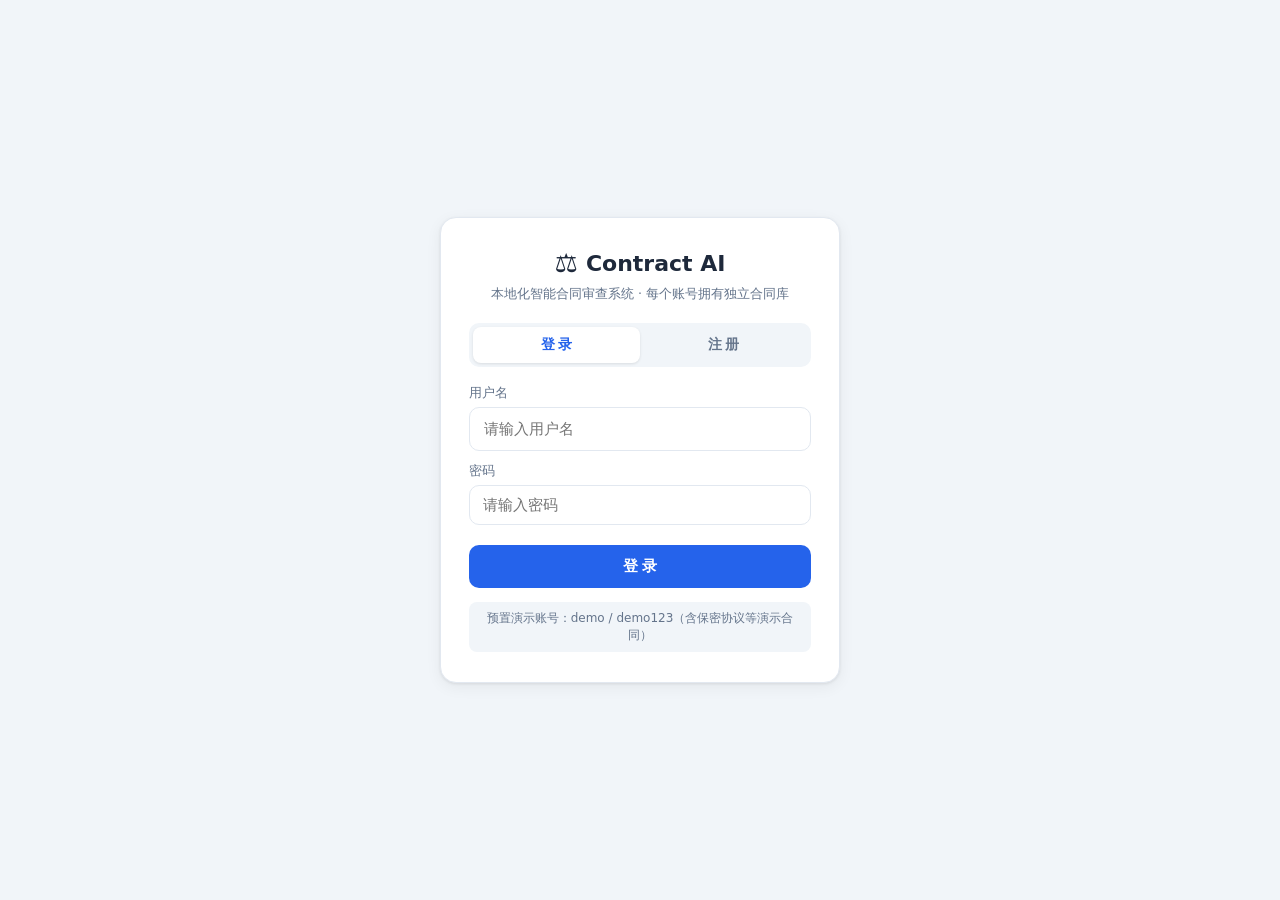
<file: static/login.html>
<!DOCTYPE html>
<html lang="zh-CN">
<head>
<meta charset="UTF-8">
<meta name="viewport" content="width=device-width, initial-scale=1.0">
<title>登录 · Contract AI</title>
<link rel="stylesheet" href="/static/style.css?v=8">
</head>
<body class="auth-body">
  <div class="auth-card">
    <div class="auth-brand"><span class="logo">⚖️</span> Contract AI</div>
    <div class="auth-sub">本地化智能合同审查系统 · 每个账号拥有独立合同库</div>

    <div class="auth-tabs">
      <button type="button" class="auth-tab active" id="tabLogin">登 录</button>
      <button type="button" class="auth-tab" id="tabReg">注 册</button>
    </div>

    <form id="formLogin" autocomplete="off">
      <label class="auth-label" for="loginUser">用户名</label>
      <input type="text" id="loginUser" class="auth-input" placeholder="请输入用户名" required>
      <label class="auth-label" for="loginPass">密码</label>
      <input type="password" id="loginPass" class="auth-input" placeholder="请输入密码" required>
      <button type="submit" class="btn btn-primary auth-btn" id="loginBtn">登 录</button>
    </form>

    <form id="formReg" autocomplete="off" style="display:none;">
      <label class="auth-label" for="regUser">用户名</label>
      <input type="text" id="regUser" class="auth-input" placeholder="设置登录用户名（唯一）" required>
      <label class="auth-label" for="regPass">密码</label>
      <input type="password" id="regPass" class="auth-input" placeholder="设置密码" required>
      <label class="auth-label" for="regNick">昵称（可选）</label>
      <input type="text" id="regNick" class="auth-input" placeholder="显示名称，默认同用户名">
      <button type="submit" class="btn btn-primary auth-btn" id="regBtn">注册并登录</button>
    </form>

    <div id="authMsg" class="auth-msg"></div>
    <div class="auth-hint" id="demoHint">预置演示账号：demo / demo123（含保密协议等演示合同）</div>
  </div>

<script src="/static/main.js?v=8"></script>
<script>
// 已登录则直接进入系统
if (getToken()) { location.replace('/workbench'); }

const tabLogin = document.getElementById('tabLogin');
const tabReg = document.getElementById('tabReg');
const formLogin = document.getElementById('formLogin');
const formReg = document.getElementById('formReg');
const msgEl = document.getElementById('authMsg');

function showMsg(text, ok) {
  msgEl.textContent = text || '';
  msgEl.style.display = text ? 'block' : 'none';
  msgEl.className = 'auth-msg ' + (ok ? 'ok' : 'err');
}
function switchTab(reg) {
  tabLogin.classList.toggle('active', !reg);
  tabReg.classList.toggle('active', reg);
  formLogin.style.display = reg ? 'none' : 'block';
  formReg.style.display = reg ? 'block' : 'none';
  showMsg('');
}
tabLogin.addEventListener('click', () => switchTab(false));
tabReg.addEventListener('click', () => switchTab(true));

async function doAuth(url, body, btn) {
  btn.disabled = true;
  showMsg('处理中…', true);
  try {
    const r = await fetch(url, {
      method: 'POST',
      headers: { 'Content-Type': 'application/json' },
      body: JSON.stringify(body),
    });
    const j = await r.json().catch(() => ({}));
    if (!r.ok) { showMsg(j.detail || '操作失败', false); return; }
    setToken(j.token);
    showMsg('登录成功，正在进入…', true);
    setTimeout(() => { location.href = '/workbench'; }, 400);
  } catch (e) {
    showMsg('无法连接服务：' + e.message, false);
  } finally {
    btn.disabled = false;
  }
}

formLogin.addEventListener('submit', e => {
  e.preventDefault();
  const u = document.getElementById('loginUser').value.trim();
  const p = document.getElementById('loginPass').value;
  if (!u || !p) { showMsg('请输入用户名和密码', false); return; }
  doAuth('/api/auth/login', { username: u, password: p }, document.getElementById('loginBtn'));
});
formReg.addEventListener('submit', e => {
  e.preventDefault();
  const u = document.getElementById('regUser').value.trim();
  const p = document.getElementById('regPass').value;
  const n = document.getElementById('regNick').value.trim();
  if (!u || !p) { showMsg('请设置用户名和密码', false); return; }
  doAuth('/api/auth/register', { username: u, password: p, display_name: n },
         document.getElementById('regBtn'));
});
</script>
</body>
</html>
</file>
<file: static/style.css>
/* Contract AI 网页版 通用样式 */
:root {
  --primary: #2563eb;
  --primary-dark: #1d4ed8;
  --bg: #f1f5f9;
  --card: #ffffff;
  --border: #e2e8f0;
  --text: #1e293b;
  --muted: #64748b;
  --green: #16a34a;
  --orange: #ea580c;
  --red: #dc2626;
  --amber: #d97706;
  --radius: 12px;
  --shadow: 0 1px 3px rgba(0,0,0,.08), 0 4px 16px rgba(0,0,0,.06);
}

* { margin: 0; padding: 0; box-sizing: border-box; }
body {
  font-family: "Microsoft YaHei", "PingFang SC", "Segoe UI", system-ui, sans-serif;
  background: var(--bg);
  color: var(--text);
  min-height: 100vh;
}

/* ===== 顶部导航 ===== */
.navbar {
  background: linear-gradient(135deg, #1e3a8a, #2563eb);
  color: #fff;
  padding: 0 24px;
  display: flex;
  align-items: center;
  gap: 28px;
  box-shadow: 0 2px 10px rgba(30,58,138,.25);
  position: sticky; top: 0; z-index: 100;
}
.navbar .brand { display: flex; align-items: center; gap: 10px; font-weight: 700; font-size: 17px; padding: 14px 0; white-space: nowrap; }
.navbar .brand .logo { font-size: 22px; }
.navbar nav { display: flex; gap: 4px; overflow-x: auto; }
.navbar nav a {
  color: rgba(255,255,255,.85);
  text-decoration: none;
  padding: 8px 14px;
  border-radius: 8px 8px 0 0;
  font-size: 14px;
  white-space: nowrap;
  transition: background .2s;
}
.navbar nav a:hover { background: rgba(255,255,255,.12); color: #fff; }
.navbar nav a.active { background: #fff; color: var(--primary-dark); font-weight: 600; }

/* ===== 主容器 ===== */
.container { max-width: 920px; margin: 24px auto; padding: 0 16px; }
.card {
  background: var(--card);
  border: 1px solid var(--border);
  border-radius: var(--radius);
  box-shadow: var(--shadow);
  padding: 20px;
}
.page-title { font-size: 20px; font-weight: 700; margin-bottom: 4px; }
.page-sub { color: var(--muted); font-size: 13px; margin-bottom: 18px; }

/* ===== 输入区 ===== */
.input-row { display: flex; gap: 10px; align-items: stretch; }
textarea, input[type="text"], select {
  width: 100%;
  border: 1px solid var(--border);
  border-radius: 10px;
  padding: 12px 14px;
  font-size: 15px;
  font-family: inherit;
  outline: none;
  resize: vertical;
  transition: border .15s, box-shadow .15s;
  background: #fff;
}
textarea:focus, input:focus, select:focus { border-color: var(--primary); box-shadow: 0 0 0 3px rgba(37,99,235,.12); }

.btn {
  border: none;
  border-radius: 10px;
  padding: 12px 22px;
  font-size: 15px;
  font-weight: 600;
  cursor: pointer;
  transition: background .15s, transform .05s;
  white-space: nowrap;
}
.btn-primary { background: var(--primary); color: #fff; }
.btn-primary:hover { background: var(--primary-dark); }
.btn-primary:disabled { background: #93c5fd; cursor: not-allowed; }
.btn-ghost { background: transparent; color: var(--muted); border: 1px solid var(--border); }
.btn-ghost:hover { background: var(--bg); color: var(--text); }
.btn-danger { background: var(--red); color: #fff; }
.btn-danger:hover { background: #b91c1c; }

/* ===== 结果区 ===== */
.result-box { margin-top: 18px; }
.spinner { display: inline-block; width: 16px; height: 16px; border: 2px solid #cbd5e1; border-top-color: var(--primary); border-radius: 50%; animation: spin .7s linear infinite; vertical-align: -3px; margin-right: 8px; }
@keyframes spin { to { transform: rotate(360deg); } }

/* 消息气泡（对话页 / 问答页共用） */
.chat { display: flex; flex-direction: column; gap: 14px; }
.msg { display: flex; gap: 10px; max-width: 92%; }
.msg .avatar { width: 36px; height: 36px; border-radius: 50%; display: flex; align-items: center; justify-content: center; font-size: 18px; flex-shrink: 0; }
.msg.user { align-self: flex-end; flex-direction: row-reverse; }
.msg.user .avatar { background: #dbeafe; }
.msg.ai .avatar { background: #e0e7ff; }
.msg .bubble {
  padding: 12px 16px;
  border-radius: 14px;
  line-height: 1.7;
  font-size: 14.5px;
  white-space: pre-wrap;
  word-break: break-word;
}
.msg.user .bubble { background: var(--primary); color: #fff; border-top-right-radius: 4px; }
.msg.ai .bubble { background: #fff; border: 1px solid var(--border); border-top-left-radius: 4px; }
.cursor::after { content: "▍"; color: var(--primary); animation: blink .9s infinite; }
@keyframes blink { 50% { opacity: 0; } }

/* 智能体对话：AI 回合 = 过程小字区 + 干净回答 */
.agent-turn { display: flex; flex-direction: column; gap: 6px; max-width: 100%; }
.agent-proc {
  align-self: flex-start; margin-left: 46px;
  background: var(--bg); border: 1px solid var(--border);
  border-radius: 10px; padding: 6px 12px;
  max-width: 100%; max-height: 200px; overflow: auto;
}
.agent-proc .proc-head {
  font-size: 11.5px; font-weight: 600; color: #94a3b8;
  cursor: pointer; user-select: none;
}
.agent-proc .proc-head:hover { color: var(--primary); }
.agent-proc .proc-body { margin-top: 4px; display: flex; flex-direction: column; gap: 3px; }
.agent-proc .proc-line {
  font-size: 12px; line-height: 1.6; color: var(--muted);
  white-space: pre-wrap; word-break: break-word;
}
.agent-proc .proc-line .pr-txt { color: #94a3b8; }
.agent-proc .proc-line .dl-json {
  display: inline-flex; align-items: center; gap: 6px;
  margin: 2px 0; padding: 5px 12px;
  font-size: 12.5px; font-weight: 600; color: #fff;
  background: var(--primary, #2563eb); border: none; border-radius: 7px;
  cursor: pointer; transition: opacity .15s;
}
.agent-proc .proc-line .dl-json:hover { opacity: .85; }

/* 「当前处理对象」提示条 */
.scope-bar { display: flex; align-items: center; margin-top: 10px; flex-wrap: wrap; gap: 6px; }
.scope-tag {
  font-size: 12.5px; color: #1d4ed8; background: #eff6ff;
  border: 1px solid #bfdbfe; border-radius: 16px; padding: 4px 14px;
}

/* 轻量 Markdown 渲染（智能体回答展示） */
.md-p { margin: 3px 0; }
.md-h { font-weight: 700; margin: 8px 0 3px; }
.md-h3 { font-size: 15px; }
.md-h4 { font-size: 14.5px; }
.md-h5 { font-size: 14px; color: #1e293b; }
.md-ul { margin: 4px 0 4px 2px; padding-left: 20px; }
.md-ul li { margin: 2px 0; }
.md-p code, .md-ul code {
  background: #f1f5f9; border: 1px solid #e2e8f0; border-radius: 4px;
  padding: 0 5px; font-size: 12.5px; font-family: Consolas, Monaco, monospace;
}
.md-pre {
  background: #0f172a; color: #e2e8f0; border-radius: 10px;
  padding: 10px 14px; overflow-x: auto; margin: 8px 0;
  font-size: 12.5px; line-height: 1.7; font-family: Consolas, Monaco, monospace;
}

/* 合同巡检页 */
.inspect-top { display: flex; align-items: center; gap: 12px; margin-top: 8px; flex-wrap: wrap; }
.inspect-prog { margin-top: 14px; }
.inspect-tools { display: flex; align-items: center; gap: 10px; margin-top: 14px; flex-wrap: wrap; }
.inspect-tools input {
  flex: 1; min-width: 200px; max-width: 380px;
  padding: 8px 12px; border: 1px solid var(--border); border-radius: 10px; font-size: 13px; outline: none;
}
.inspect-tools input:focus { border-color: var(--primary); }
.inspect-table {
  border-collapse: collapse; width: 100%; min-width: 1400px;
  font-size: 12.5px; line-height: 1.6;
}
.inspect-table th, .inspect-table td {
  border: 1px solid var(--border); padding: 7px 10px;
  text-align: left; vertical-align: top; background: #fff;
}
.inspect-table th {
  background: #f8fafc; color: #475569; font-weight: 700;
  position: sticky; top: 0; white-space: nowrap;
}
.inspect-table tr:nth-child(even) td { background: #fcfdff; }
.inspect-table .td-idx { color: #94a3b8; text-align: center; }
.inspect-table .td-title { font-weight: 600; color: #1d4ed8; white-space: nowrap; }
.inspect-table td { white-space: pre-wrap; word-break: break-word; }

/* 审查维度勾选 chips */
.dim-chip {
  display: inline-flex; align-items: center; gap: 5px;
  border: 1px solid var(--border); background: #fff; color: #334155;
  border-radius: 16px; padding: 3px 12px; font-size: 12.5px; cursor: pointer;
  user-select: none;
}
.dim-chip input { accent-color: var(--primary); cursor: pointer; }
.dim-chip:has(input:checked) { background: #dbeafe; border-color: #93c5fd; color: #1d4ed8; }
.dim-chip.dim-all { border-style: dashed; }

/* AI 起草页 */
.draft-ref { display: flex; align-items: center; gap: 10px; margin-top: 6px; flex-wrap: wrap; font-size: 13px; color: var(--muted); }
.draft-ref select { padding: 7px 10px; border: 1px solid var(--border); border-radius: 10px; font-size: 13px; outline: none; }
.draft-actions { display: flex; gap: 10px; margin-top: 10px; align-items: center; flex-wrap: wrap; }
.draft-export-group { display: inline-flex; gap: 6px; align-items: center; }
.draft-export-group .export-btn { padding: 4px 10px; font-size: 12.5px; }
.draft-out { color: #1e293b; font-size: 14px; line-height: 1.8; }
.draft-out .md-h { color: #1e3a8a; }

/* 工具调用提示 */
.tool-chip {
  display: inline-flex; align-items: center; gap: 6px;
  background: #fef3c7; color: #92400e;
  border: 1px solid #fcd34d;
  border-radius: 20px; padding: 3px 12px;
  font-size: 12.5px; margin: 2px 0;
}
.tool-result-chip {
  background: #ecfdf5; color: #065f46;
  border: 1px solid #a7f3d0;
  border-radius: 20px; padding: 3px 12px;
  font-size: 12.5px; margin: 2px 0;
  display: block; max-width: 100%;
}

/* 证据卡片 */
.evidence-box { margin-bottom: 12px; }
.evidence-item {
  background: #fffbeb; border: 1px solid #fde68a;
  border-radius: 10px; padding: 10px 14px; margin-bottom: 8px;
  font-size: 13px; color: #78350f;
}
.evidence-item .src { color: var(--amber); font-weight: 600; font-size: 12px; display: block; margin-bottom: 4px; }

/* 知识库问答：回答在上、证据分页在下 */
.kb-evidence {
  margin-top: 14px; border: 1px solid #fcd34d; border-radius: 12px;
  background: #fffdf5; padding: 12px 14px;
}
.kb-evidence .ev-head { display: flex; align-items: center; gap: 8px; margin-bottom: 8px; }
.kb-evidence .ev-title { font-size: 13px; font-weight: 700; color: #b45309; }
.kb-evidence .ev-page { font-size: 12px; color: var(--muted); margin-left: auto; font-variant-numeric: tabular-nums; }
.kb-evidence .ev-nav { display: flex; gap: 8px; margin-top: 10px; align-items: center; }
.kb-evidence .ev-nav .btn { font-size: 12px; padding: 4px 14px; }
.kb-evidence .evidence-item { border: 1px solid var(--border); background: #fff; }

/* 知识库问答：快捷问题按钮 / 阶段行 / 证据校验徽章 */
.q-suggest { display: flex; align-items: center; flex-wrap: wrap; gap: 8px; margin: 10px 0 4px; }
.q-label { font-size: 12.5px; color: var(--muted); }
.q-chip {
  border: 1px solid #bfdbfe; background: #eff6ff; color: #1d4ed8;
  border-radius: 16px; padding: 4px 14px; font-size: 12.5px; cursor: pointer;
  transition: all .15s;
}
.q-chip:hover { background: #dbeafe; border-color: #60a5fa; }

.kb-stage {
  margin-top: 8px; font-size: 12.5px; color: var(--muted);
  display: flex; align-items: center; gap: 6px;
}
.kb-stage::before { content: "⏳"; }

.rel-tag {
  display: inline-block; margin-left: 6px; border-radius: 10px;
  padding: 1px 8px; font-size: 11px; font-weight: 600;
  vertical-align: middle;
}
.rel-high { background: #dcfce7; color: #15803d; }
.rel-medium { background: #fef9c3; color: #a16207; }
.rel-drop { background: #fee2e2; color: #b91c1c; }
.ev-reason { margin-top: 6px; font-size: 12px; color: #94a3b8; }

.ev-drops { margin-top: 10px; }
.ev-drops-toggle { font-size: 12px; color: #b91c1c; padding: 3px 12px; }
.ev-drops-list { margin-top: 8px; display: flex; flex-direction: column; gap: 8px; max-height: 220px; overflow: auto; }
.ev-drop-item { opacity: .75; }

.clarify-row { display: flex; gap: 10px; margin-top: 14px; max-width: 92%; }
.clarify-row input {
  flex: 1; padding: 9px 12px; border: 1px solid var(--border);
  border-radius: 10px; font-size: 14px; outline: none;
}
.clarify-row input:focus { border-color: var(--primary); }
.clarify-cands { margin-top: 12px; max-width: 92%; display: flex; flex-wrap: wrap; gap: 6px; align-items: center; }
.clarify-cands .hint { font-size: 12.5px; color: var(--muted); width: 100%; }
.clarify-chip {
  font-size: 12.5px; padding: 5px 11px; border-radius: 999px; cursor: pointer;
  background: #eef4ff; border: 1px solid #bfd3f3; color: #1d4ed8;
}
.clarify-chip:hover { background: #dbe7ff; }

/* 审查报告 */
.report-dim {
  border: 1px solid var(--border); border-radius: 12px;
  margin-bottom: 14px; overflow: hidden; background: #fff;
}
.report-dim .head { padding: 10px 16px; display: flex; justify-content: space-between; align-items: center; gap: 10px; }
.risk-tag { border-radius: 20px; padding: 2px 12px; font-size: 12px; font-weight: 700; color: #fff; }
.risk-高 { background: var(--red); }
.risk-中 { background: var(--orange); }
.risk-低 { background: #eab308; }
.risk-未约定 { background: #94a3b8; }
.risk-未知 { background: #94a3b8; }
.report-dim .body { padding: 4px 16px 12px; font-size: 13.5px; color: #334155; }
.report-dim .body .lbl { color: var(--muted); font-size: 12px; margin-top: 6px; }
.report-dim .evidence-text { background: #f8fafc; border-radius: 8px; padding: 8px 12px; font-size: 13px; }
.report-dim .body .op { font-size: 15px; font-weight: 600; color: #1e293b; line-height: 1.85; margin: 4px 0 6px; }

/* 明细 / 报告解读 视图切换 */
.viewtab { background: #fff; color: var(--muted); border: 1px solid var(--border); padding: 7px 16px; font-size: 13.5px; }
.viewtab:hover { background: var(--bg); color: var(--text); }
.viewtab.active { background: var(--primary); color: #fff; border-color: var(--primary); }

/* 清单 / 表格 */
.list-row { display: flex; justify-content: space-between; align-items: center; padding: 12px 14px; border: 1px solid var(--border); border-radius: 10px; margin-bottom: 8px; background: #fff; }
.list-row .fname { font-weight: 600; font-size: 14px; }
.list-row .fmeta { color: var(--muted); font-size: 12px; margin-top: 2px; }

.empty-tip { color: var(--muted); text-align: center; padding: 26px 0; font-size: 14px; }

/* 隐藏 */
.hidden { display: none !important; }

/* ===== 上下文合同范围选择器（知识库问答 / 智能体对话共用） ===== */
.ctx-row { display: flex; align-items: center; gap: 10px; margin-bottom: 12px; flex-wrap: wrap; }
.ctx-hint { color: var(--muted); font-size: 12px; }
.ctx-picker { position: relative; display: inline-block; }
.ctx-trigger { padding: 6px 12px; font-size: 13px; border-radius: 20px; }
.ctx-caret { font-size: 10px; margin-left: 4px; opacity: .7; }
.ctx-panel {
  position: absolute; top: calc(100% + 6px); left: 0; z-index: 60;
  min-width: 320px; max-width: 460px;
  background: #fff; border: 1px solid var(--border); border-radius: 12px;
  box-shadow: var(--shadow); padding: 8px 10px;
}
.ctx-head { padding: 4px 6px 8px; border-bottom: 1px solid var(--border); margin-bottom: 6px; }
.ctx-all { font-size: 13px; font-weight: 600; cursor: pointer; display: flex; align-items: center; gap: 6px; user-select: none; }
.ctx-list { max-height: 210px; overflow-y: auto; }
.ctx-item { display: flex; align-items: center; gap: 8px; padding: 6px 6px; border-radius: 8px; cursor: pointer; font-size: 13px; user-select: none; }
.ctx-item:hover { background: var(--bg); }
.ctx-item input { cursor: pointer; }
.ctx-fname { flex: 1; overflow: hidden; text-overflow: ellipsis; white-space: nowrap; }
.ctx-fdir { color: var(--muted); font-size: 11px; background: var(--bg); border-radius: 6px; padding: 1px 7px; white-space: nowrap; }
.ctx-empty { color: var(--muted); font-size: 12px; padding: 10px 4px; text-align: center; }
.ctx-fgroup {
  font-size: 11.5px; font-weight: 700; color: #94a3b8;
  padding: 8px 6px 3px; margin-top: 2px;
  border-top: 1px dashed var(--border);
}
.ctx-fgroup:first-child { border-top: none; }

/* ===== 导航栏用户区（登录后显示） ===== */
.navbar .user-bar { margin-left: auto; display: flex; align-items: center; gap: 8px; }
.health-dot {
  display: inline-flex; align-items: center; gap: 6px;
  color: #fff; font-size: 12px; white-space: nowrap;
}
.health-dot::before {
  content: ""; width: 8px; height: 8px; border-radius: 50%;
  background: #94a3b8; flex: 0 0 auto;
}
.health-ok::before { background: #22c55e; }
.health-warn::before { background: #f59e0b; }
.health-bad::before { background: #ef4444; }
.navbar .user-name { color: #fff; font-size: 13px; white-space: nowrap; }
.btn-sm { padding: 5px 12px; font-size: 12.5px; border-radius: 8px; }
.navbar .user-bar .btn-ghost { background: rgba(255,255,255,.12); color: #fff; border: none; }
.navbar .user-bar .btn-ghost:hover { background: rgba(255,255,255,.25); }

/* ---------- 模型引擎切换（顶部栏：本地 ⇄ 云端） ---------- */
.navbar .model-bar { display: flex; align-items: center; gap: 4px; margin-right: 4px; }
.model-select {
  appearance: none; -webkit-appearance: none;
  background: rgba(255,255,255,.12); color: #fff; border: none;
  border-radius: 8px; padding: 5px 10px; font-size: 12.5px;
  cursor: pointer; outline: none; min-width: 158px; max-width: 230px;
  overflow: hidden; text-overflow: ellipsis; white-space: nowrap;
}
.model-select:hover { background: rgba(255,255,255,.25); }
.model-select option { color: #0f172a; background: #fff; }
@media (max-width: 900px) { .model-select { min-width: 96px; max-width: 130px; } }

/* ---------- 云端设置弹窗 ---------- */
.modal-mask {
  position: fixed; inset: 0; z-index: 999;
  background: rgba(15, 23, 42, .45);
  display: flex; align-items: center; justify-content: center;
}
.modal-mask.hidden { display: none; }
.modal {
  width: min(470px, 92vw); background: #fff; border-radius: 14px;
  padding: 18px 20px 14px; box-shadow: 0 20px 60px rgba(0, 0, 0, .25);
}
.modal h3 { margin: 0 0 6px; font-size: 16px; color: #0f172a; }
.modal .mm-meta { font-size: 12px; color: #64748b; line-height: 1.6; margin-bottom: 4px; word-break: break-all; }
.modal label { display: block; font-size: 12.5px; color: #475569; margin: 10px 0 4px; }
.modal input[type="password"], .modal input[type="text"] {
  width: 100%; box-sizing: border-box; padding: 8px 10px;
  border: 1px solid #cbd5e1; border-radius: 8px; font-size: 13px;
}
.modal input:focus { border-color: #6366f1; outline: none; }
.modal .mm-note {
  font-size: 12px; color: #b45309; background: #fffbeb;
  border: 1px solid #fde68a; border-radius: 8px;
  padding: 8px 10px; margin-top: 12px; line-height: 1.6;
}
.modal .mm-foot { display: flex; gap: 8px; justify-content: flex-end; margin-top: 14px; align-items: center; }
.modal .mm-foot .left { margin-right: auto; }

/* ---------- 轻提示 ---------- */
#toastMsg {
  position: fixed; left: 50%; bottom: 34px; z-index: 1000;
  transform: translate(-50%, 12px);
  background: rgba(15, 23, 42, .92); color: #fff;
  padding: 9px 16px; border-radius: 10px; font-size: 13px;
  max-width: 80vw; opacity: 0; pointer-events: none;
  transition: opacity .25s ease, transform .25s ease;
}
#toastMsg.show { opacity: 1; transform: translate(-50%, 0); }
#toastMsg.show.warn { background: #b45309; }

/* ===== 登录 / 注册页 ===== */
.auth-body { display: flex; align-items: center; justify-content: center; min-height: 100vh; padding: 20px; }
.auth-card {
  width: 100%; max-width: 400px;
  background: #fff; border: 1px solid var(--border); border-radius: 16px;
  box-shadow: var(--shadow); padding: 30px 28px;
}
.auth-brand { font-size: 22px; font-weight: 800; text-align: center; display: flex; align-items: center; justify-content: center; gap: 8px; }
.auth-brand .logo { font-size: 26px; }
.auth-sub { text-align: center; color: var(--muted); font-size: 12.5px; margin: 8px 0 20px; }
.auth-tabs { display: flex; background: var(--bg); border-radius: 10px; padding: 4px; margin-bottom: 18px; }
.auth-tab { flex: 1; border: none; background: transparent; padding: 9px 0; border-radius: 8px; font-size: 14px; font-weight: 600; color: var(--muted); cursor: pointer; }
.auth-tab.active { background: #fff; color: var(--primary); box-shadow: 0 1px 3px rgba(0,0,0,.1); }
.auth-label { display: block; font-size: 12.5px; color: var(--muted); margin: 12px 0 5px; }
.auth-input { width: 100%; border: 1px solid var(--border); border-radius: 10px; padding: 11px 13px; font-size: 14.5px; font-family: inherit; outline: none; box-sizing: border-box; background: #fff; }
.auth-input:focus { border-color: var(--primary); box-shadow: 0 0 0 3px rgba(37,99,235,.12); }
.auth-btn { width: 100%; margin-top: 20px; }
.auth-msg { margin-top: 14px; font-size: 13px; border-radius: 8px; padding: 8px 12px; display: none; }
.auth-msg.ok { background: #ecfdf5; color: #065f46; border: 1px solid #a7f3d0; }
.auth-msg.err { background: #fef2f2; color: #991b1b; border: 1px solid #fecaca; }
.auth-hint { margin-top: 14px; text-align: center; color: var(--muted); font-size: 12px; background: var(--bg); border-radius: 8px; padding: 8px; }

/* ===== 入库页 v2：表单步骤 / 候选卡 / 文件夹管理 / 弹窗 ===== */
.step-note { font-size: 12.5px; color: var(--muted); background: var(--bg); border-radius: 8px; padding: 8px 12px; margin: 8px 0; }
.stage-box { margin-top: 12px; }
.field { margin-bottom: 12px; }
.field > label { display: block; font-size: 12.5px; color: var(--muted); margin-bottom: 4px; }
.field .hint { color: var(--muted); font-size: 11.5px; margin-top: 3px; }

.ingest-card { border: 1px solid var(--border); border-radius: 12px; padding: 16px; margin-top: 14px; background: #fff; }
.ingest-card .card-title { font-weight: 700; font-size: 15px; margin-bottom: 10px; display:flex; align-items:center; gap:8px; }

.cand-item { border: 1px solid var(--border); border-radius: 10px; padding: 12px 14px; margin-bottom: 10px; background: #fbfcfe; }
.cand-item.checked { border-color: var(--primary); background: #f4f8ff; }
.cand-head { display: flex; align-items: center; gap: 8px; margin-bottom: 8px; }
.cand-head input[type=checkbox] { width: 17px; height: 17px; cursor: pointer; flex-shrink: 0; }
.cand-no { font-weight: 700; color: var(--primary); font-size: 13px; flex-shrink: 0; }
.cand-meta { font-size: 11.5px; color: var(--muted); margin-left: auto; white-space: nowrap; }
.cand-warn { font-size: 12px; color: #92400e; background: #fffbeb; border: 1px solid #fde68a; border-radius: 8px; padding: 6px 10px; margin: 6px 0; }

.warn-tip { color: #92400e; font-size: 12.5px; background: #fffbeb; border: 1px solid #fde68a; border-radius: 8px; padding: 8px 12px; margin: 8px 0; }
.ok-tip { color: #065f46; font-size: 13px; background: #ecfdf5; border: 1px solid #a7f3d0; border-radius: 8px; padding: 8px 12px; margin: 8px 0; }

.progress-line { display: flex; align-items: center; gap: 10px; margin-top: 12px; }
.progress-line .spinner { flex-shrink: 0; }

/* 文件夹 / 合同管理 */
.library-head { display: flex; align-items: center; justify-content: space-between; gap: 10px; flex-wrap: wrap; }
.folder-block { margin-bottom: 6px; }
.folder-title { display: flex; align-items: center; gap: 8px; padding: 10px 12px; background: #f1f5f9; border-radius: 10px 10px 0 0; font-weight: 700; font-size: 14px; border: 1px solid var(--border); border-bottom: none; }
.folder-title .cnt { color: var(--muted); font-weight: 400; font-size: 12px; }
.folder-title .btn { margin-left: auto; }
.contract-list { border: 1px solid var(--border); border-top: none; border-radius: 0 0 10px 10px; padding: 4px 10px 10px; background: #fff; }
.crow { display: flex; align-items: center; gap: 10px; padding: 9px 4px; border-bottom: 1px dashed var(--border); font-size: 13.5px; }
.crow:last-child { border-bottom: none; }
.crow .ct-name { font-weight: 600; }
.crow .ct-note { color: var(--muted); font-size: 12px; overflow: hidden; text-overflow: ellipsis; white-space: nowrap; max-width: 320px; }
.crow .ct-meta { color: var(--muted); font-size: 11.5px; white-space: nowrap; }
.crow .btn { margin-left: auto; flex-shrink: 0; }

/* 通用弹窗 */
.modal-mask { position: fixed; inset: 0; background: rgba(15,23,42,.45); display: flex; align-items: center; justify-content: center; z-index: 300; }
.modal { background: #fff; border-radius: 14px; padding: 20px 22px; width: min(480px, 92vw); box-shadow: 0 20px 50px rgba(0,0,0,.25); }
.modal h3 { font-size: 16px; margin-bottom: 10px; }
.modal p { font-size: 13.5px; color: #334155; line-height: 1.7; }
.modal .conflict-list { max-height: 180px; overflow: auto; border: 1px solid var(--border); border-radius: 8px; padding: 8px 10px; margin: 10px 0; font-size: 12.5px; background: #fff8f8; }
.modal .btn-row { display: flex; justify-content: flex-end; gap: 10px; margin-top: 16px; }
.modal .btn-row .btn { padding: 8px 18px; font-size: 13.5px; }
.btn-danger-soft { background: var(--red); color: #fff; }
.btn-danger-soft:hover { background: #b91c1c; }

/* ===== 工作台 ===== */
.wb-toolbar { display: flex; gap: 10px; align-items: center; flex-wrap: wrap; margin: 8px 0 14px; }
.wb-tabs { display: flex; gap: 6px; flex-wrap: wrap; }
.wb-tab {
  border: 1px solid var(--border); background: #fff; color: var(--text);
  border-radius: 999px; padding: 4px 12px; font-size: 12.5px; cursor: pointer;
}
.wb-tab.active { background: var(--primary); color: #fff; border-color: var(--primary); }
.wb-search { flex: 1; min-width: 180px; }
.wb-table { width: 100%; border-collapse: collapse; font-size: 13.5px; }
.wb-table th { text-align: left; color: var(--muted); font-weight: 600; font-size: 12px; padding: 8px; border-bottom: 1px solid var(--border); }
.wb-table td { padding: 10px 8px; border-bottom: 1px solid var(--border); vertical-align: top; }
.wb-table tr { cursor: pointer; }
.wb-table tr:hover { background: #f8fafc; }
.wb-table tr.active { background: #eff6ff; }
.st {
  display: inline-block; border-radius: 999px; padding: 2px 8px;
  font-size: 12px; background: #e2e8f0; color: #334155; white-space: nowrap;
}
.st-ready, .st-reviewed { background: #dcfce7; color: #166534; }
.st-ingesting, .st-reviewing { background: #fef3c7; color: #92400e; }
.st-failed { background: #fee2e2; color: #991b1b; }
.st-archived { background: #e2e8f0; color: #475569; }
.st-uploaded { background: #dbeafe; color: #1e40af; }
.wb-err { color: var(--red); font-size: 12px; margin-top: 4px; }
.wb-detail { margin-top: 14px; }
.wb-actions { display: flex; gap: 8px; flex-wrap: wrap; margin-top: 10px; }
.wb-empty { color: var(--muted); padding: 28px 8px; text-align: center; }
.wb-job { margin-top: 8px; font-size: 13px; color: #92400e; }
.wb-open { color: #9a3412; font-size: 12px; margin-top: 4px; }
.find-bar { display: flex; gap: 8px; flex-wrap: wrap; align-items: center; margin-bottom: 12px; }
.find-bar select { max-width: 180px; }
.find-item { border: 1px solid var(--border); border-radius: 12px; margin-bottom: 10px; background: #fff; }
.find-head {
  width: 100%; text-align: left; background: transparent; border: none; cursor: pointer;
  display: flex; gap: 8px; align-items: center; padding: 10px 12px; font-size: 13.5px;
}
.find-title { color: var(--muted); font-weight: 400; flex: 1; overflow: hidden; text-overflow: ellipsis; white-space: nowrap; }
.find-body { display: none; padding: 0 12px 12px; }
.find-item.open .find-body { display: block; }
.find-loc { font-size: 13px; color: var(--muted); margin-bottom: 8px; }
body[data-role="viewer"] #reviewBtn,
body[data-role="viewer"] #pickBtn,
body[data-role="viewer"] #dropZone,
body[data-role="viewer"] #sCommitBtn,
body[data-role="viewer"] #saveBtn,
body[data-role="viewer"] #genBtn,
body[data-role="viewer"] #runBtn,
body[data-role="viewer"] .find-edit,
body[data-role="viewer"] [data-del-contract],
body[data-role="viewer"] [data-del-folder],
body[data-role="viewer"] [data-write] { display: none !important; }
.admin-table { width: 100%; border-collapse: collapse; font-size: 13.5px; }
.admin-table th, .admin-table td { text-align: left; padding: 8px; border-bottom: 1px solid var(--border); vertical-align: middle; }
.admin-table select { max-width: 140px; }
.find-edit { display: flex; gap: 8px; flex-wrap: wrap; margin-top: 10px; }
.find-note { flex: 1; min-width: 160px; }
.sev { border-radius: 999px; padding: 1px 8px; font-size: 12px; background: #e2e8f0; }
.sev-high { background: #fee2e2; color: #991b1b; }
.sev-medium { background: #ffedd5; color: #9a3412; }
.sev-low { background: #fef9c3; color: #854d0e; }
.sev-info { background: #e2e8f0; color: #334155; }
</file>
